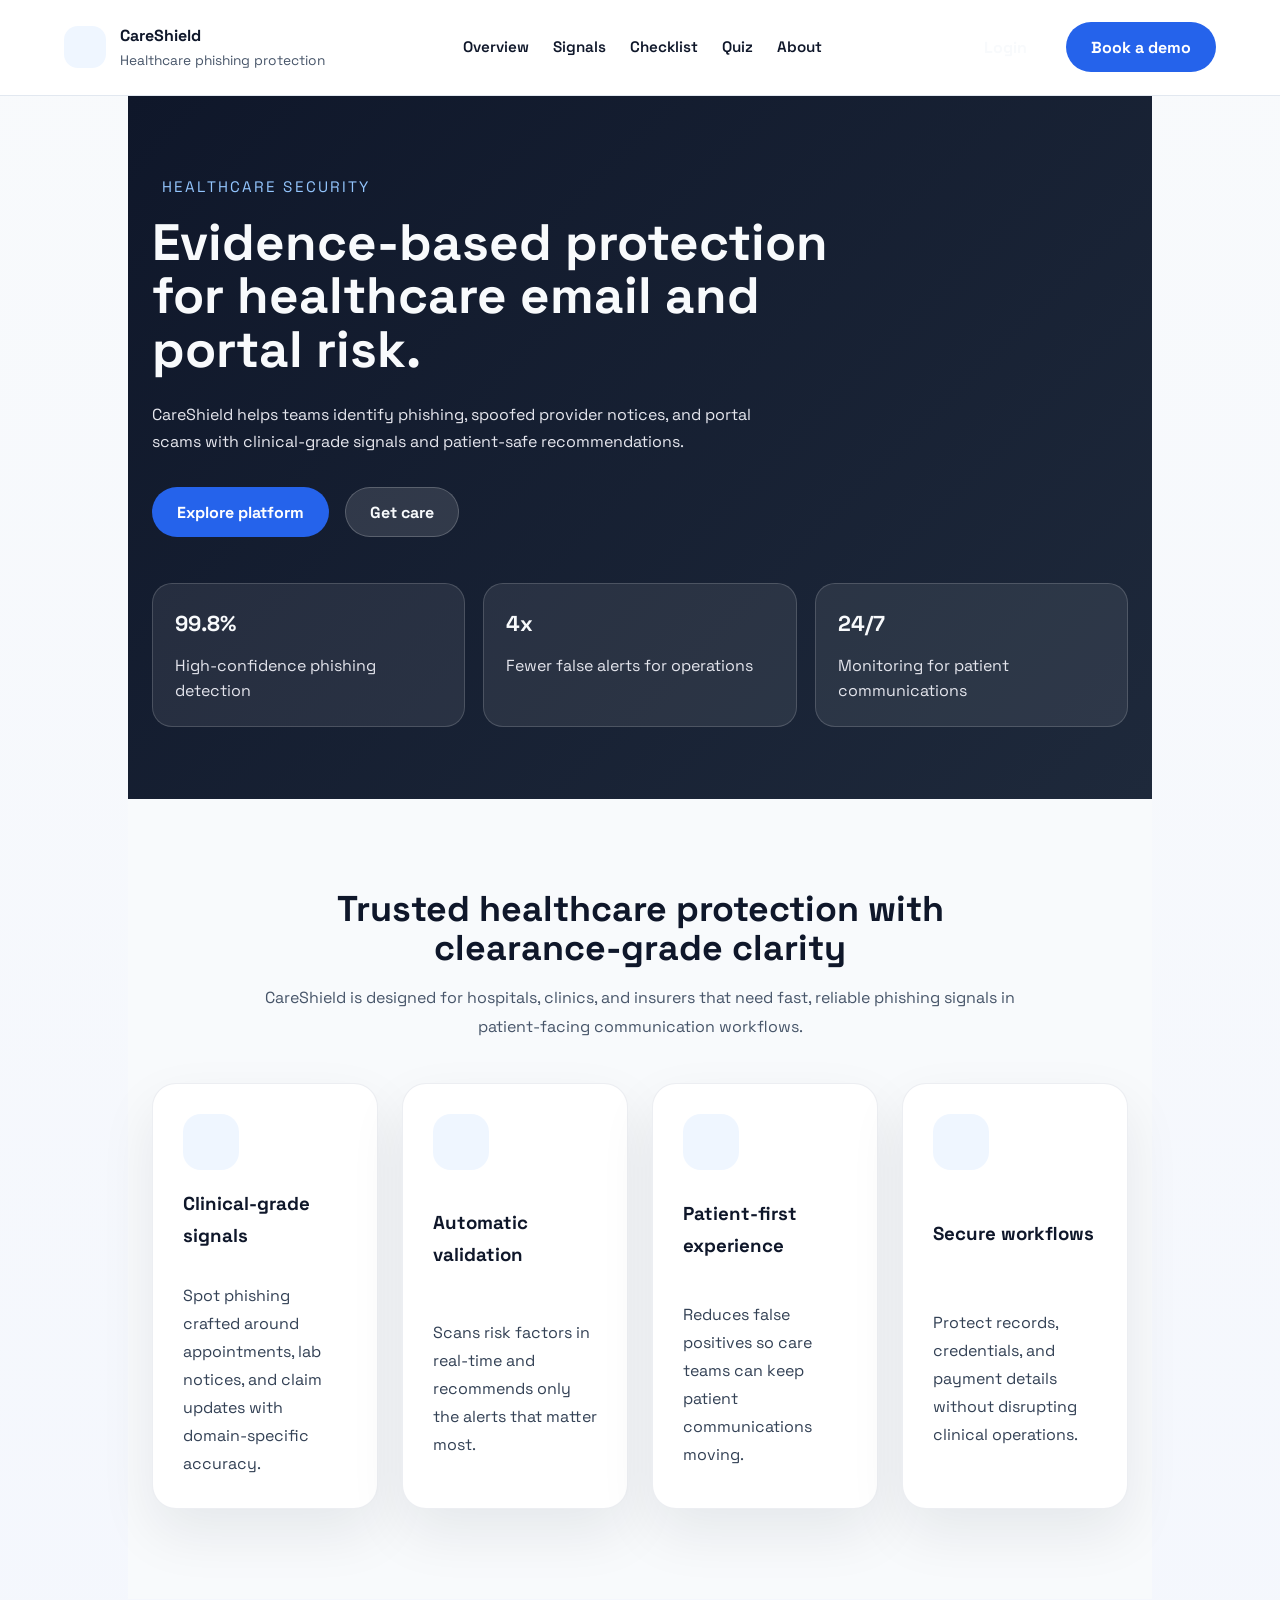
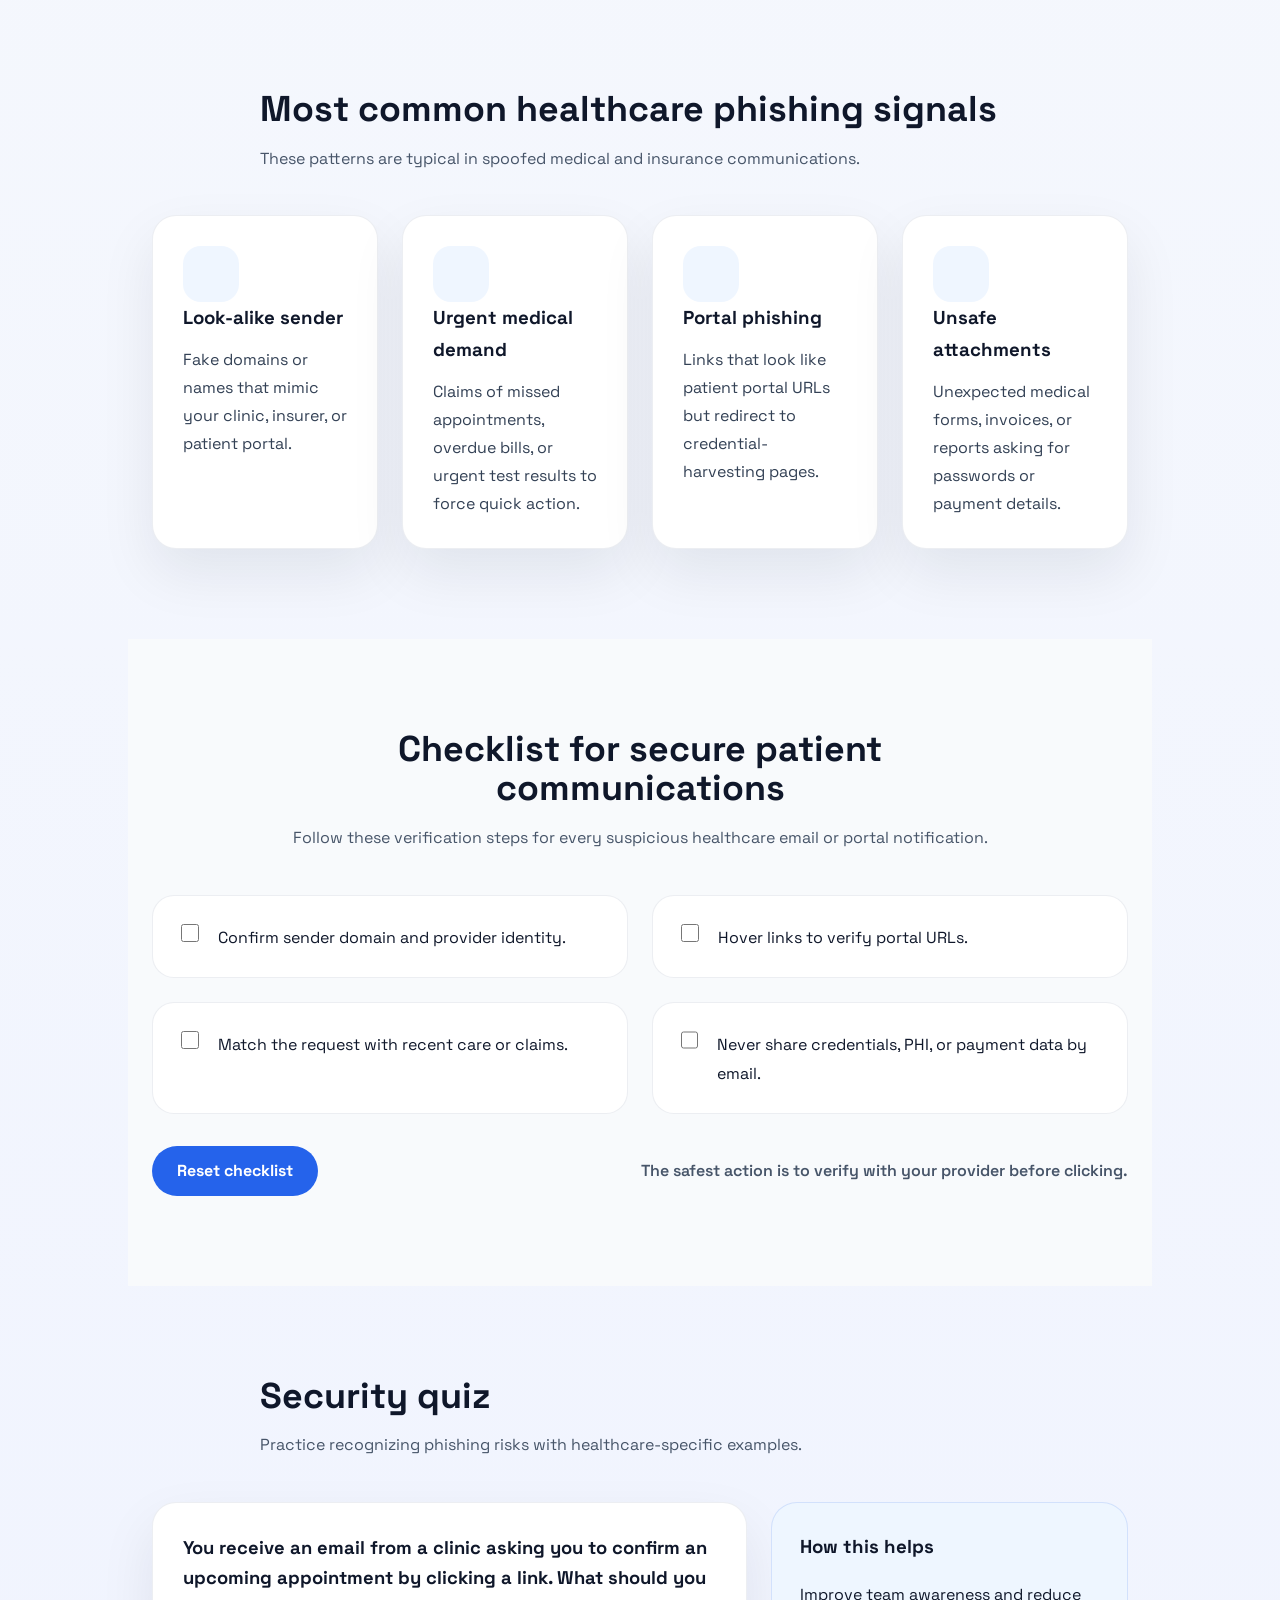
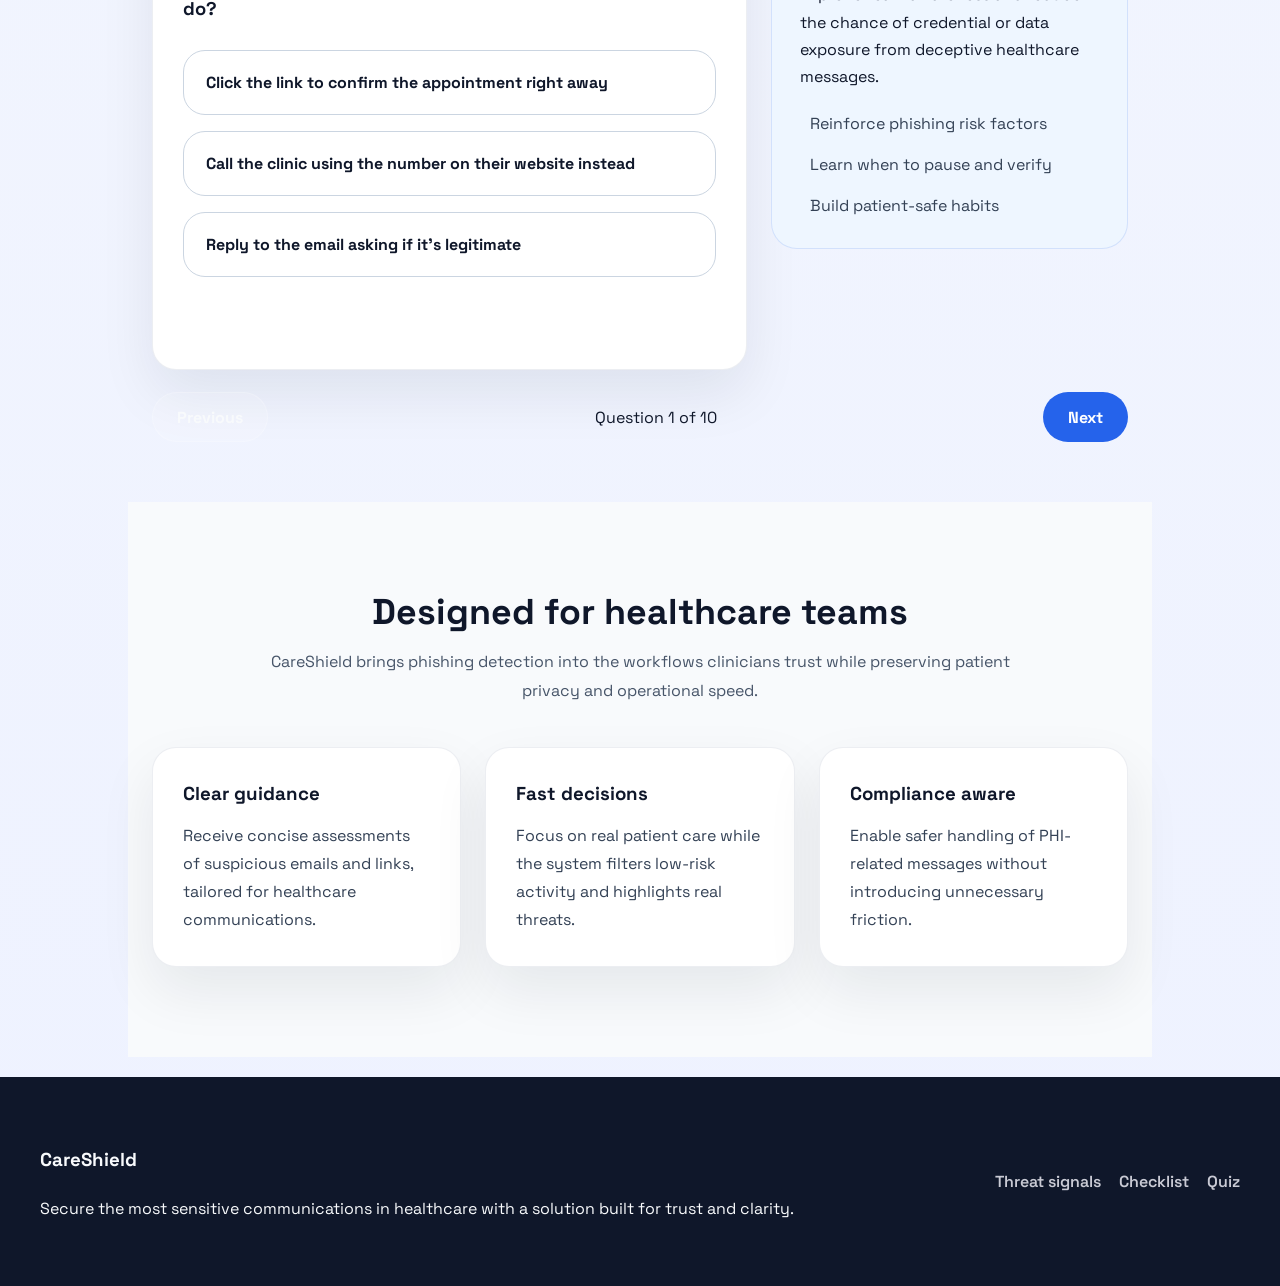
<file: landing/index.html>
﻿<!DOCTYPE html>
<html lang="en">
<head>
  <meta charset="UTF-8" />
  <meta name="viewport" content="width=device-width, initial-scale=1.0" />
  <title>CareShield | Healthcare Phishing Protection</title>
  <link rel="icon" href="data:image/svg+xml,<svg xmlns=%22http://www.w3.org/2000/svg%22 viewBox=%220 0 100 100%22><text y=%22.9em%22 font-size=%2290%22>🛡️</text></svg>">
  <link rel="preconnect" href="https://fonts.googleapis.com">
  <link rel="preconnect" href="https://fonts.gstatic.com" crossorigin>
  <link href="https://fonts.googleapis.com/css2?family=Fraunces:wght@600;700&family=Space+Grotesk:wght@400;500;600;700&display=swap" rel="stylesheet">
  <link rel="stylesheet" href="styles.css" />
</head>
<body>
  <header class="site-header">
    <div class="header-inner">
      <a class="brand" href="#top">
        <span class="brand-mark"><i class="fas fa-shield-alt"></i></span>
        <div>
          <span class="brand-name">CareShield</span>
          <span class="brand-tag">Healthcare phishing protection</span>
        </div>
      </a>

      <nav class="site-nav">
        <a href="#overview">Overview</a>
        <a href="#signals">Signals</a>
        <a href="#checklist">Checklist</a>
        <a href="#quiz">Quiz</a>
        <a href="#about">About</a>
      </nav>

      <div class="nav-actions">
        <a class="btn ghost" href="#login">Login</a>
        <a class="btn primary" href="#checklist">Book a demo</a>
      </div>
    </div>
  </header>

  <main id="top">
    <section class="hero">
      <div class="hero-copy">
        <p class="eyebrow"><i class="fas fa-hand-holding-medical"></i> Healthcare security</p>
        <h1>Evidence-based protection for healthcare email and portal risk.</h1>
        <p class="lede">CareShield helps teams identify phishing, spoofed provider notices, and portal scams with clinical-grade signals and patient-safe recommendations.</p>
        <div class="hero-actions">
          <a class="btn primary" href="#checklist">Explore platform</a>
          <a class="btn outline" href="#signals">Get care</a>
        </div>
      </div>
      <div class="hero-metrics">
        <div>
          <strong>99.8%</strong>
          <span>High-confidence phishing detection</span>
        </div>
        <div>
          <strong>4x</strong>
          <span>Fewer false alerts for operations</span>
        </div>
        <div>
          <strong>24/7</strong>
          <span>Monitoring for patient communications</span>
        </div>
      </div>
    </section>

    <section id="overview" class="section section-alt">
      <div class="section-head centered">
        <h2>Trusted healthcare protection with clearance-grade clarity</h2>
        <p>CareShield is designed for hospitals, clinics, and insurers that need fast, reliable phishing signals in patient-facing communication workflows.</p>
      </div>

      <div class="overview-grid">
        <article class="feature-card modern">
          <div class="feature-icon"><i class="fas fa-user-md"></i></div>
          <h3>Clinical-grade signals</h3>
          <p>Spot phishing crafted around appointments, lab notices, and claim updates with domain-specific accuracy.</p>
        </article>
        <article class="feature-card modern">
          <div class="feature-icon"><i class="fas fa-network-wired"></i></div>
          <h3>Automatic validation</h3>
          <p>Scans risk factors in real-time and recommends only the alerts that matter most.</p>
        </article>
        <article class="feature-card modern">
          <div class="feature-icon"><i class="fas fa-heartbeat"></i></div>
          <h3>Patient-first experience</h3>
          <p>Reduces false positives so care teams can keep patient communications moving.</p>
        </article>
        <article class="feature-card modern">
          <div class="feature-icon"><i class="fas fa-lock"></i></div>
          <h3>Secure workflows</h3>
          <p>Protect records, credentials, and payment details without disrupting clinical operations.</p>
        </article>
      </div>
    </section>

    <section id="signals" class="section">
      <div class="section-head">
        <h2>Most common healthcare phishing signals</h2>
        <p>These patterns are typical in spoofed medical and insurance communications.</p>
      </div>

      <div class="grid signal-grid">
        <article class="card signal-card">
          <div class="signal-icon"><i class="fas fa-user-doctor"></i></div>
          <h3>Look-alike sender</h3>
          <p>Fake domains or names that mimic your clinic, insurer, or patient portal.</p>
        </article>
        <article class="card signal-card">
          <div class="signal-icon"><i class="fas fa-bell-on"></i></div>
          <h3>Urgent medical demand</h3>
          <p>Claims of missed appointments, overdue bills, or urgent test results to force quick action.</p>
        </article>
        <article class="card signal-card">
          <div class="signal-icon"><i class="fas fa-hospital-user"></i></div>
          <h3>Portal phishing</h3>
          <p>Links that look like patient portal URLs but redirect to credential-harvesting pages.</p>
        </article>
        <article class="card signal-card">
          <div class="signal-icon"><i class="fas fa-file-medical-alt"></i></div>
          <h3>Unsafe attachments</h3>
          <p>Unexpected medical forms, invoices, or reports asking for passwords or payment details.</p>
        </article>
      </div>
    </section>

    <section id="checklist" class="section section-alt checklist-section">
      <div class="section-head centered">
        <h2>Checklist for secure patient communications</h2>
        <p>Follow these verification steps for every suspicious healthcare email or portal notification.</p>
      </div>

      <div class="checklist-grid">
        <label class="check-item">
          <input type="checkbox" />
          <span><i class="fas fa-envelope-circle-check"></i> Confirm sender domain and provider identity.</span>
        </label>
        <label class="check-item">
          <input type="checkbox" />
          <span><i class="fas fa-link-slash"></i> Hover links to verify portal URLs.</span>
        </label>
        <label class="check-item">
          <input type="checkbox" />
          <span><i class="fas fa-calendar-check"></i> Match the request with recent care or claims.</span>
        </label>
        <label class="check-item">
          <input type="checkbox" />
          <span><i class="fas fa-user-shield"></i> Never share credentials, PHI, or payment data by email.</span>
        </label>
      </div>

      <div class="cta-row">
        <button class="btn primary" id="resetChecklist">Reset checklist</button>
        <span class="cta-note">The safest action is to verify with your provider before clicking.</span>
      </div>
    </section>

    <section id="quiz" class="section quiz-section">
      <div class="section-head">
        <h2>Security quiz</h2>
        <p>Practice recognizing phishing risks with healthcare-specific examples.</p>
      </div>

      <div class="quiz-layout">
        <div class="quiz-card" id="quizCard">
          <p id="quizPrompt">Loading question...</p>
          <div class="quiz-actions" id="quizActions"></div>
          <p id="quizResult" class="quiz-result" aria-live="polite"></p>
        </div>

        <aside class="quiz-help-card">
          <h3>How this helps</h3>
          <p>Improve team awareness and reduce the chance of credential or data exposure from deceptive healthcare messages.</p>
          <ul>
            <li><i class="fas fa-check"></i> Reinforce phishing risk factors</li>
            <li><i class="fas fa-check"></i> Learn when to pause and verify</li>
            <li><i class="fas fa-check"></i> Build patient-safe habits</li>
          </ul>
        </aside>
      </div>

      <div class="quiz-navigation">
        <button class="btn ghost" id="prevQuestion" disabled>Previous</button>
        <span id="questionCounter">Question 1 of 10</span>
        <button class="btn primary" id="nextQuestion">Next</button>
      </div>
      <div class="quiz-score" id="quizScore" style="display: none;">
        <h3>Your Score: <span id="scoreValue">0</span>/<span id="scoreTotal">10</span></h3>
        <p id="scoreMessage"></p>
        <button class="btn primary" id="restartQuiz">Take Quiz Again</button>
      </div>
    </section>

    <section id="about" class="section section-alt about-section">
      <div class="section-head centered">
        <h2>Designed for healthcare teams</h2>
        <p>CareShield brings phishing detection into the workflows clinicians trust while preserving patient privacy and operational speed.</p>
      </div>
      <div class="about-grid">
        <article class="about-card">
          <h3>Clear guidance</h3>
          <p>Receive concise assessments of suspicious emails and links, tailored for healthcare communications.</p>
        </article>
        <article class="about-card">
          <h3>Fast decisions</h3>
          <p>Focus on real patient care while the system filters low-risk activity and highlights real threats.</p>
        </article>
        <article class="about-card">
          <h3>Compliance aware</h3>
          <p>Enable safer handling of PHI-related messages without introducing unnecessary friction.</p>
        </article>
      </div>
    </section>
  </main>

  <footer class="footer">
    <div class="footer-content">
      <div>
        <h3>CareShield</h3>
        <p>Secure the most sensitive communications in healthcare with a solution built for trust and clarity.</p>
      </div>
      <div class="footer-actions">
        <a class="footer-link" href="#signals">Threat signals</a>
        <a class="footer-link" href="#checklist">Checklist</a>
        <a class="footer-link" href="#quiz">Quiz</a>
      </div>
    </div>
  </footer>

  <script src="app.js"></script>
</body>
</html>
</file>
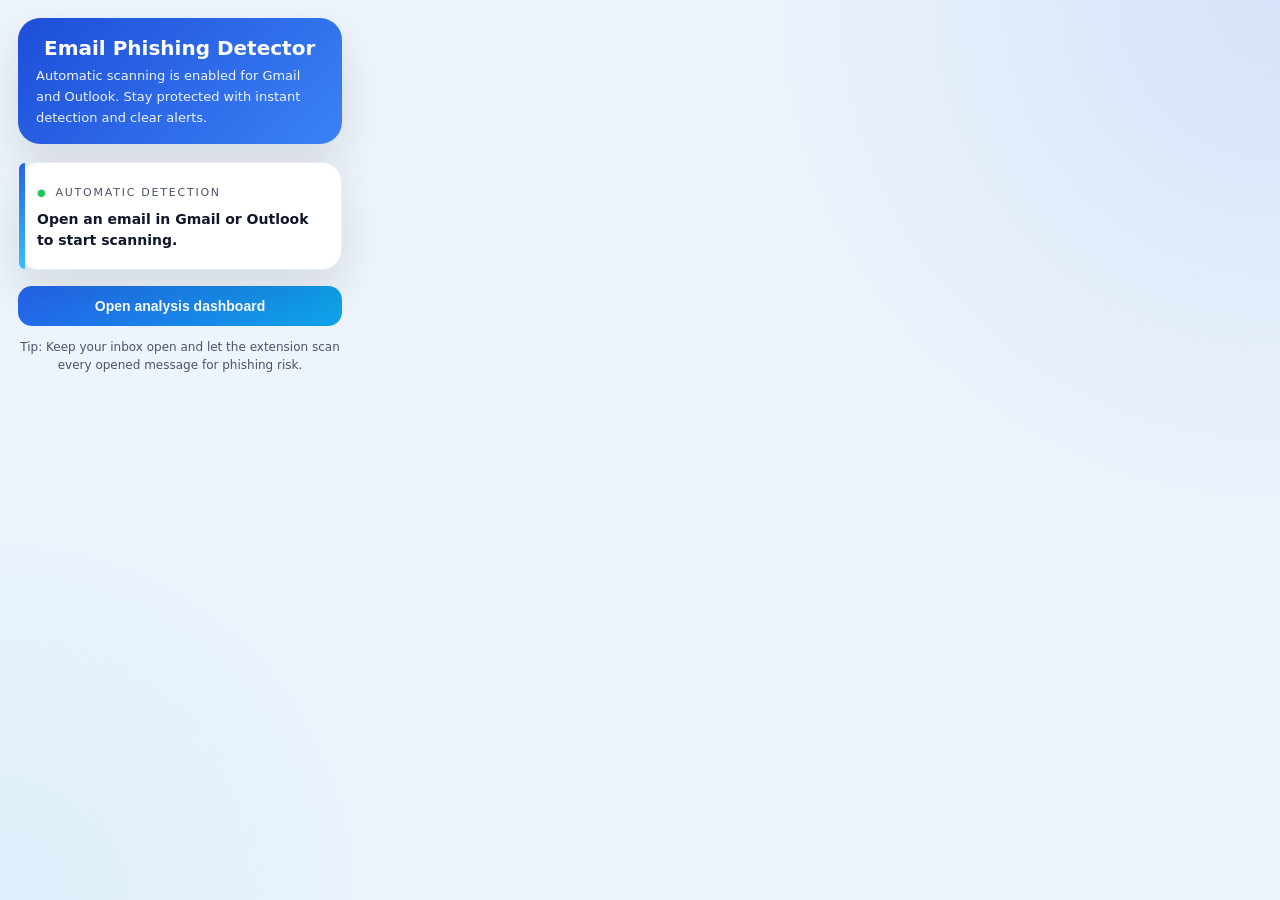
<file: extension/popup.html>
<!DOCTYPE html>
<html lang="en">
<head>
  <meta charset="UTF-8" />
  <meta name="viewport" content="width=device-width, initial-scale=1.0" />
  <title>Anti-Phishing</title>
  <link rel="stylesheet" href="https://cdnjs.cloudflare.com/ajax/libs/font-awesome/6.5.1/css/all.min.css">
  <style>
    :root {
      --bg: #eef4fb;
      --card: #ffffff;
      --text: #0f172a;
      --muted: #475569;
      --accent: #2563eb;
      --accent-light: #dbeafe;
      --danger: #dc2626;
      --shadow: 0 20px 45px rgba(15, 23, 42, 0.12);
    }

    * {
      box-sizing: border-box;
    }

    body {
      margin: 0;
      font-family: Inter, system-ui, -apple-system, BlinkMacSystemFont, "Segoe UI", sans-serif;
      width: 360px;
      min-height: 100vh;
      background: radial-gradient(circle at top right, rgba(37, 99, 235, 0.12), transparent 35%),
                  radial-gradient(circle at bottom left, rgba(56, 189, 248, 0.1), transparent 28%),
                  var(--bg);
      color: var(--text);
    }

    .container {
      padding: 18px;
    }

    .hero {
      padding: 18px 18px 16px;
      background: linear-gradient(135deg, #1d4ed8, #3b82f6);
      border-radius: 22px;
      color: #fff;
      box-shadow: var(--shadow);
      margin-bottom: 18px;
    }

    .hero h1 {
      font-size: 20px;
      margin: 0 0 6px;
      line-height: 1.2;
    }

    .hero p {
      margin: 0;
      font-size: 13px;
      opacity: 0.92;
      line-height: 1.6;
    }

    .status-card {
      position: relative;
      background: var(--card);
      border-radius: 20px;
      border: 1px solid rgba(148, 163, 184, 0.18);
      padding: 18px;
      box-shadow: var(--shadow);
      margin-bottom: 16px;
    }

    .status-card::before {
      content: "";
      position: absolute;
      left: 0;
      top: 0;
      bottom: 0;
      width: 6px;
      border-radius: 20px 0 0 20px;
      background: linear-gradient(180deg, #2563eb, #38bdf8);
    }

    .status-label {
      display: inline-flex;
      align-items: center;
      gap: 8px;
      font-size: 11px;
      text-transform: uppercase;
      letter-spacing: 0.16em;
      color: var(--muted);
      margin-bottom: 10px;
    }

    .status-label::before {
      content: "●";
      color: #22c55e;
      font-size: 10px;
    }

    #liveStatus {
      margin: 0;
      font-size: 14px;
      line-height: 1.5;
      font-weight: 600;
    }

    .cta {
      display: grid;
      gap: 10px;
    }

    button {
      width: 100%;
      border: none;
      border-radius: 14px;
      padding: 12px 14px;
      cursor: pointer;
      font-size: 14px;
      font-weight: 700;
      transition: transform 0.18s ease, box-shadow 0.18s ease, background 0.18s ease;
    }

    button:focus-visible {
      outline: 3px solid rgba(59, 130, 246, 0.35);
      outline-offset: 4px;
    }

    button:hover {
      transform: translateY(-1px);
      box-shadow: 0 14px 30px rgba(15, 23, 42, 0.12);
    }

    #analyzeData {
      background: linear-gradient(135deg, #2563eb, #0ea5e9);
      color: #fff;
    }

    .footer {
      margin-top: 12px;
      font-size: 12px;
      color: var(--muted);
      line-height: 1.5;
      text-align: center;
    }

    #overlay,
    #popup {
      display: none;
    }

    #overlay {
      position: fixed;
      inset: 0;
      background: rgba(15, 23, 42, 0.24);
      z-index: 100;
    }

    #popup {
      position: fixed;
      top: 50%;
      left: 50%;
      width: 320px;
      max-width: calc(100vw - 32px);
      transform: translate(-50%, -50%);
      padding: 18px;
      background: white;
      border-radius: 24px;
      box-shadow: 0 26px 52px rgba(15, 23, 42, 0.18);
      z-index: 101;
    }

    #popupClose {
      float: right;
      cursor: pointer;
      font-weight: bold;
      font-size: 20px;
      color: var(--muted);
    }

    #predictionText {
      margin-top: 14px;
      font-size: 14px;
      line-height: 1.7;
      color: var(--text);
    }
  </style>
</head>
<body>
  <div class="container">
    <section class="hero">
      <h1><i class="fas fa-shield-medical" style="margin-right: 8px;"></i>Email Phishing Detector</h1>
      <p>Automatic scanning is enabled for Gmail and Outlook. Stay protected with instant detection and clear alerts.</p>
    </section>

    <div class="status-card">
      <div class="status-label">Automatic detection</div>
      <p id="liveStatus">Open an email in Gmail or Outlook to start scanning.</p>
    </div>

    <div class="cta">
      <button id="analyzeData">Open analysis dashboard</button>
    </div>

    <div class="footer">Tip: Keep your inbox open and let the extension scan every opened message for phishing risk.</div>
  </div>

  <div id="overlay"></div>

  <div id="popup">
    <span id="popupClose">&times;</span>
    <p id="predictionText"></p>
  </div>

  <script src="popup.js"></script>
</body>
</html>
</file>
<file: landing/styles.css>
﻿:root {
  --background: #f8fafc;
  --surface: #ffffff;
  --surface-alt: #eef2ff;
  --text: #0f172a;
  --muted: #475569;
  --link: #2563eb;
  --primary: #2563eb;
  --border: #e2e8f0;
}

* {
  box-sizing: border-box;
}

body {
  margin: 0;
  min-height: 100vh;
  font-family: 'Space Grotesk', sans-serif;
  background: linear-gradient(180deg, #f8fafc 0%, #eef2ff 100%);
  color: var(--text);
  line-height: 1.7;
}

a {
  color: inherit;
  text-decoration: none;
}

button,
input {
  font: inherit;
}

button {
  cursor: pointer;
}

.site-header {
  background: #ffffff;
  border-bottom: 1px solid #e2e8f0;
  position: sticky;
  top: 0;
  z-index: 10;
}

.header-inner {
  max-width: 1200px;
  margin: 0 auto;
  padding: 22px 24px;
  display: flex;
  align-items: center;
  justify-content: space-between;
  gap: 20px;
}

.brand {
  display: inline-flex;
  align-items: center;
  gap: 14px;
}

.brand-mark {
  width: 42px;
  height: 42px;
  border-radius: 14px;
  background: #eff6ff;
  color: #2563eb;
  display: grid;
  place-items: center;
}

.brand-name {
  display: block;
  font-weight: 700;
}

.brand-tag {
  display: block;
  font-size: 0.86rem;
  color: #475569;
}

.site-nav {
  display: flex;
  flex-wrap: wrap;
  gap: 24px;
}

.site-nav a {
  font-size: 0.95rem;
  font-weight: 600;
}

.nav-actions {
  display: flex;
  gap: 14px;
  flex-wrap: wrap;
}

.hero {
  padding: 72px 24px;
  background: linear-gradient(135deg, #0f172a 0%, #1e293b 100%);
  color: #f8fafc;
}

.hero-copy {
  max-width: 700px;
}

.eyebrow {
  display: inline-flex;
  align-items: center;
  gap: 10px;
  margin: 0 0 16px;
  font-size: 0.95rem;
  text-transform: uppercase;
  letter-spacing: 0.14em;
  color: #93c5fd;
}

.hero h1 {
  margin: 0;
  font-size: clamp(2.8rem, 2.4rem + 1vw, 4rem);
  line-height: 1.05;
}

.lede {
  margin: 24px 0 32px;
  color: rgba(248, 248, 255, 0.92);
  max-width: 640px;
  font-size: 1rem;
}

.hero-actions {
  display: flex;
  flex-wrap: wrap;
  gap: 16px;
}

.btn {
  display: inline-flex;
  align-items: center;
  justify-content: center;
  min-height: 50px;
  padding: 0 24px;
  border-radius: 999px;
  font-weight: 700;
  border: 1px solid transparent;
  transition: transform 0.2s ease, background 0.2s ease, border-color 0.2s ease;
}

.btn:hover {
  transform: translateY(-1px);
}

.btn.primary {
  background: #2563eb;
  color: #ffffff;
}

.btn.outline,
.btn.ghost {
  background: rgba(255, 255, 255, 0.12);
  color: #f8fafc;
  border-color: rgba(255, 255, 255, 0.2);
}

.hero-metrics {
  display: grid;
  grid-template-columns: repeat(3, minmax(0, 1fr));
  gap: 18px;
  margin-top: 46px;
}

.hero-metrics div {
  background: rgba(255, 255, 255, 0.08);
  border: 1px solid rgba(255, 255, 255, 0.16);
  border-radius: 20px;
  padding: 22px;
}

.hero-metrics strong {
  display: block;
  font-size: 1.35rem;
}

.hero-metrics span {
  margin-top: 10px;
  color: rgba(248, 248, 255, 0.9);
  display: block;
  line-height: 1.6;
}

main#top {
  width: min(80%, 1200px);
  margin: 0 auto;
}

.section {
  max-width: min(80vw, 1200px);
  margin: 0 auto;
  padding: 90px 24px;
}

.section-alt {
  background: #f8fafc;
}

.section-head {
  max-width: 760px;
  margin: 0 auto 42px;
}

.section-head.centered {
  text-align: center;
}

.section-head h2 {
  margin: 0 0 16px;
  font-size: clamp(2rem, 1.6rem + 0.8vw, 2.8rem);
  line-height: 1.1;
}

.section-head p {
  margin: 0;
  color: #475569;
  line-height: 1.8;
  font-size: 1rem;
}

.overview-grid,
.grid,
.about-grid,
.checklist-grid,
.quiz-layout {
  display: grid;
  gap: 24px;
}

.overview-grid {
  grid-template-columns: repeat(4, minmax(0, 1fr));
}

.feature-card.modern,
.about-card,
.signal-card,
.card,
.quiz-card {
  border-radius: 24px;
  background: #ffffff;
  padding: 30px;
  box-shadow: 0 24px 56px rgba(15, 23, 42, 0.08);
  border: 1px solid rgba(148, 163, 184, 0.18);
}

.feature-card.modern {
  display: grid;
  gap: 18px;
}

.feature-icon,
.signal-icon {
  width: 56px;
  height: 56px;
  display: grid;
  place-items: center;
  border-radius: 18px;
  background: #eff6ff;
  color: #2563eb;
  font-size: 1.2rem;
}

.feature-card.modern h3,
.about-card h3,
.signal-card h3,
.card h3 {
  margin: 0 0 12px;
}

.feature-card.modern p,
.about-card p,
.signal-card p,
.card p {
  margin: 0;
  color: #334155;
  line-height: 1.75;
}

.grid {
  grid-template-columns: repeat(2, minmax(0, 1fr));
}

.signal-grid {
  grid-template-columns: repeat(4, minmax(0, 1fr));
}

.checklist-grid {
  grid-template-columns: repeat(2, minmax(0, 1fr));
}

.check-item {
  display: flex;
  align-items: flex-start;
  gap: 16px;
  padding: 24px;
  background: #ffffff;
  border-radius: 22px;
  border: 1px solid rgba(148, 163, 184, 0.18);
}

.check-item input {
  width: 18px;
  height: 18px;
  margin-top: 4px;
  accent-color: #2563eb;
}

.check-item span {
  color: #0f172a;
  line-height: 1.8;
}

.check-item i {
  font-size: 1.15rem;
  color: #2563eb;
}

.cta-row {
  display: flex;
  align-items: center;
  justify-content: space-between;
  gap: 16px;
  margin-top: 32px;
  flex-wrap: wrap;
}

.cta-note {
  color: #475569;
  font-weight: 600;
}

.quiz-section {
  padding-bottom: 60px;
}

.quiz-layout {
  grid-template-columns: 1.5fr 0.9fr;
  align-items: start;
}

.quiz-card {
  width: 100%;
}

#quizPrompt {
  color: #0f172a;
  font-size: 1.15rem;
  font-weight: 700;
  line-height: 1.65;
  margin: 0;
}

#quizPrompt::selection,
.quiz-actions .btn::selection {
  color: #000;
  background: rgba(37, 99, 235, 0.18);
}

.quiz-actions {
  display: grid;
  gap: 16px;
  margin-top: 26px;
}

.quiz-actions .btn {
  width: 100%;
  display: block;
  text-align: left;
  padding: 18px 22px;
  border-radius: 22px;
  border: 1px solid #cbd5e1;
  background: #ffffff;
  color: #0f172a;
  transition: border-color 0.2s ease, box-shadow 0.2s ease, background 0.2s ease;
  white-space: normal;
}

.quiz-actions .btn:hover {
  border-color: #2563eb;
  box-shadow: 0 16px 32px rgba(37, 99, 235, 0.12);
}

.quiz-actions .btn.correct {
  background: #dcfce7;
  border-color: #22c55e;
  color: #134e4a;
}

.quiz-actions .btn.incorrect {
  background: #fee2e2;
  border-color: #ef4444;
  color: #7f1d1d;
}

.quiz-help-card {
  background: #eef6ff;
  border-radius: 26px;
  padding: 28px;
  border: 1px solid rgba(37, 99, 235, 0.14);
}

.quiz-help-card h3 {
  margin-top: 0;
}

.quiz-help-card ul {
  list-style: none;
  margin: 20px 0 0;
  padding: 0;
  display: grid;
  gap: 14px;
}

.quiz-help-card li {
  display: flex;
  align-items: center;
  gap: 10px;
  color: #334155;
}

.quiz-result {
  margin-top: 18px;
  min-height: 1.75rem;
  color: #0f172a;
  font-weight: 600;
}

.quiz-navigation {
  display: flex;
  align-items: center;
  justify-content: space-between;
  gap: 16px;
  margin-top: 22px;
  flex-wrap: wrap;
}

.quiz-score {
  padding: 28px;
  border-radius: 26px;
  border: 1px solid rgba(148, 163, 184, 0.18);
  background: #ffffff;
  display: grid;
  gap: 18px;
}

.quiz-score h3 {
  margin: 0;
}

.about-grid {
  grid-template-columns: repeat(3, minmax(0, 1fr));
}

.about-card {
  min-height: 220px;
}

.footer {
  margin-top: 20px;
  padding: 48px 24px;
  background: #0f172a;
  color: #f8fafc;
}

.footer-content {
  max-width: 1200px;
  margin: 0 auto;
  display: flex;
  justify-content: space-between;
  align-items: center;
  gap: 24px;
  flex-wrap: wrap;
}

.footer-actions {
  display: flex;
  gap: 18px;
  flex-wrap: wrap;
}

.footer-link {
  color: rgba(248, 248, 255, 0.8);
  font-weight: 600;
}

.site-nav a:hover,
.footer-link:hover {
  color: #2563eb;
}

@media (max-width: 1080px) {
  .overview-grid,
  .signal-grid,
  .checklist-grid,
  .about-grid,
  .hero-metrics,
  .quiz-layout {
    grid-template-columns: 1fr;
  }
}

@media (max-width: 720px) {
  .header-inner {
    flex-direction: column;
    align-items: flex-start;
  }

  .site-nav {
    gap: 14px;
  }

  .hero {
    padding: 48px 18px 70px;
  }

  .section,
  .section-alt {
    padding: 60px 18px;
  }

  .hero-actions {
    flex-direction: column;
  }

  .btn {
    width: 100%;
  }
}
</file>
